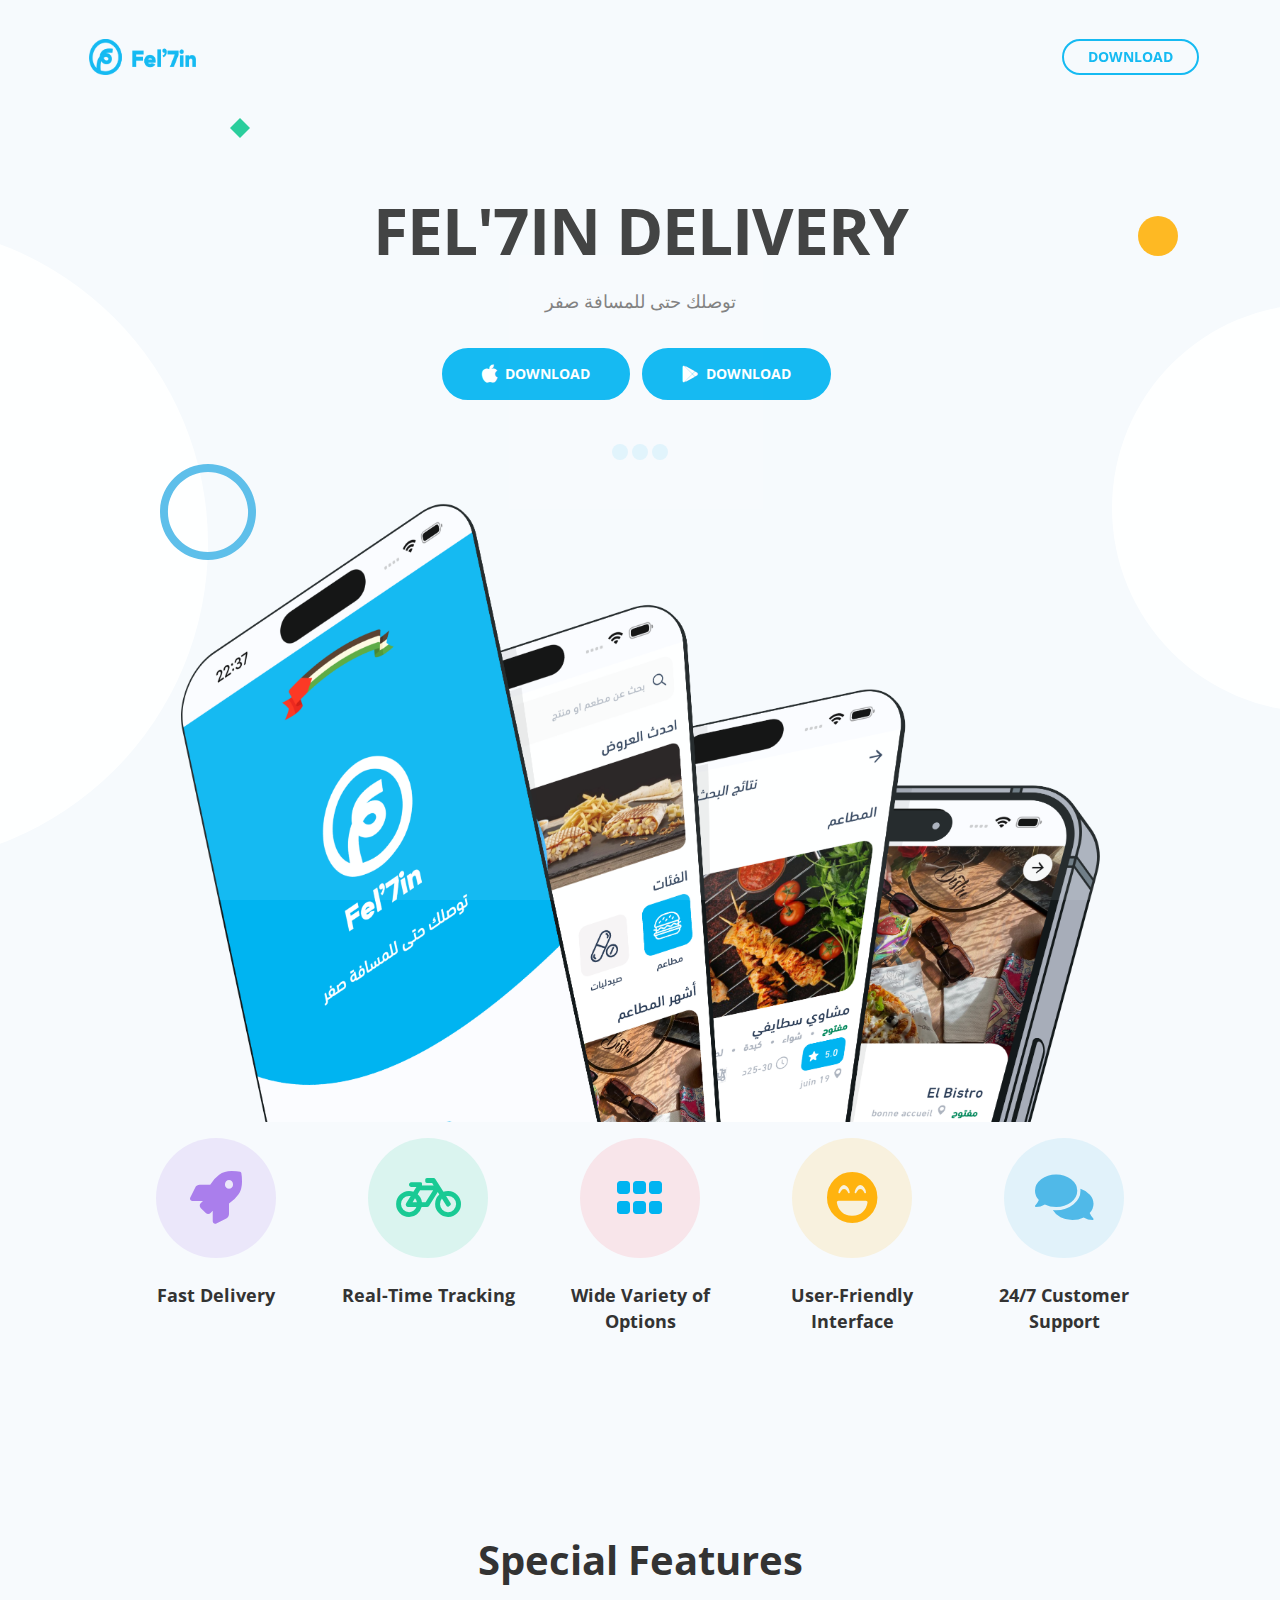
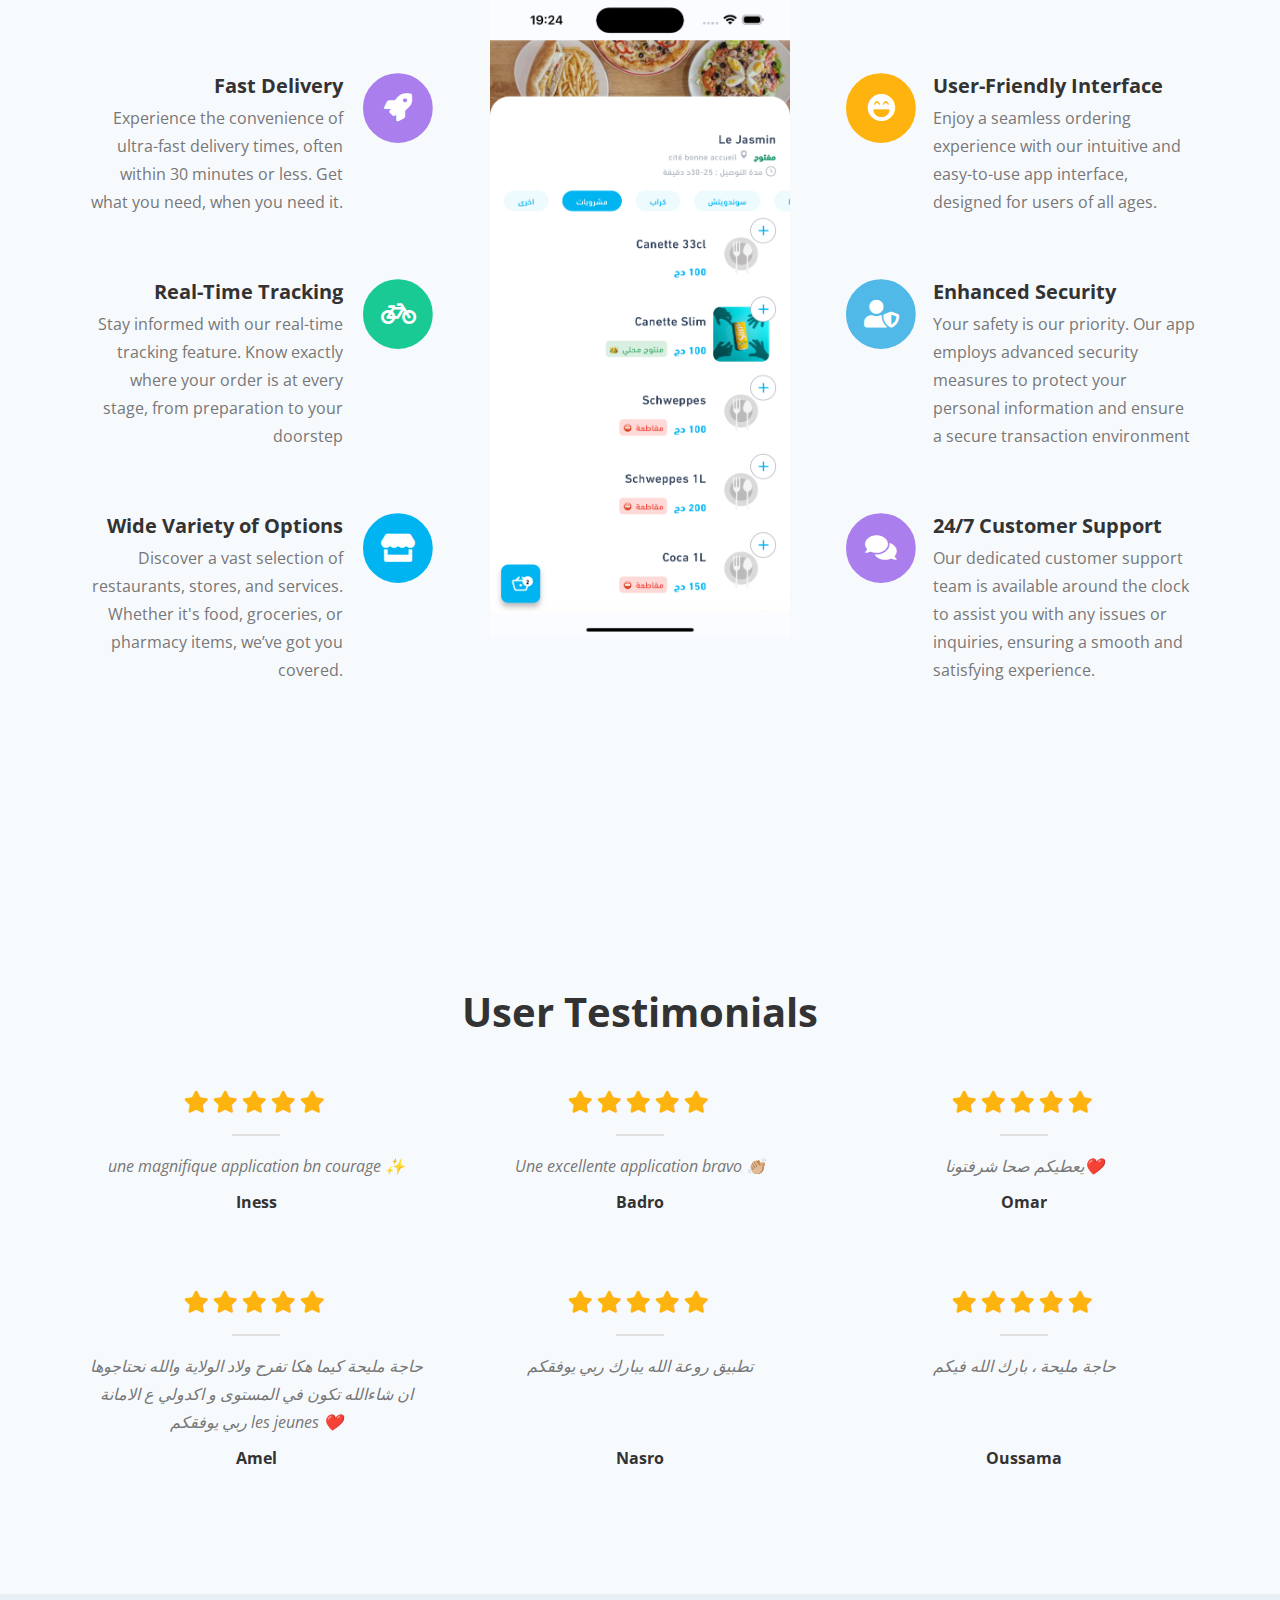
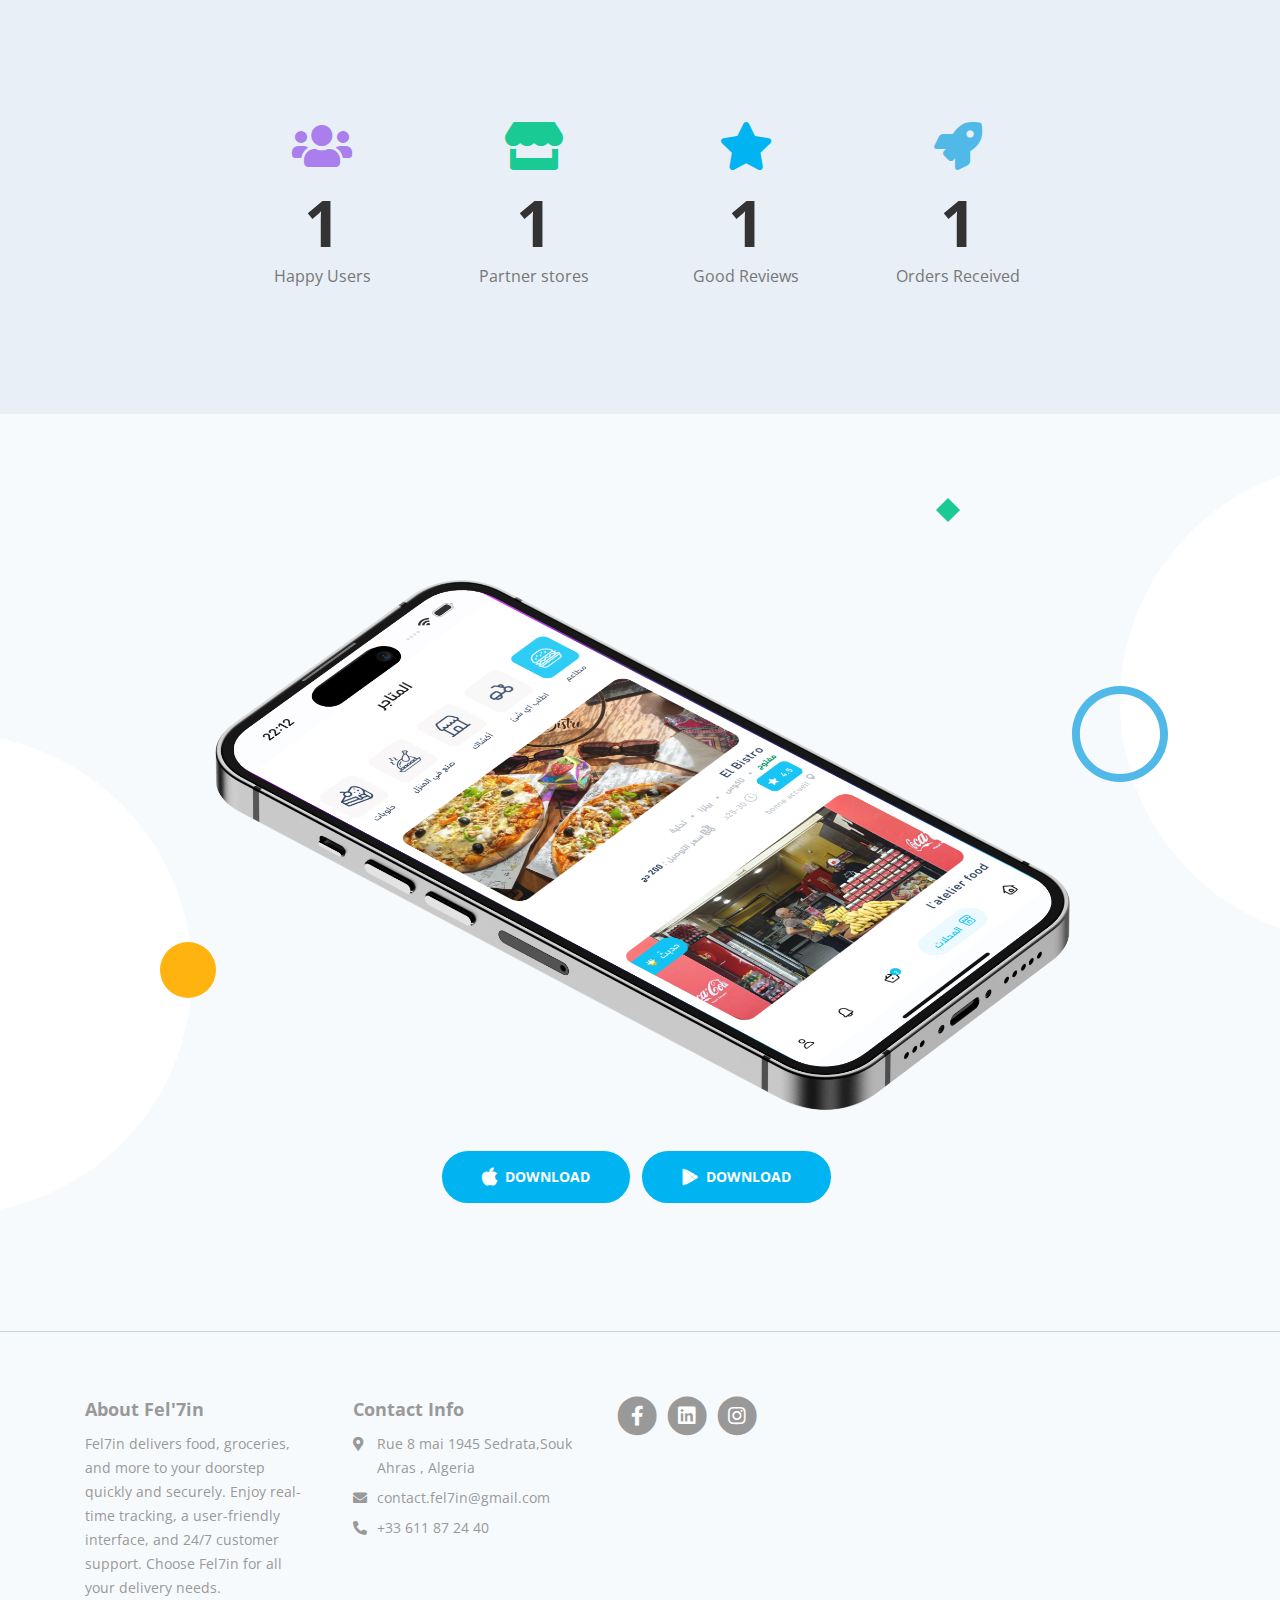
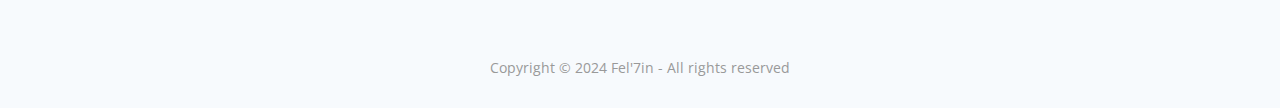
<file: index.html>
<!DOCTYPE html>
<html lang="en">
<head>
    <meta charset="utf-8">
    <meta name="viewport" content="width=device-width, initial-scale=1, shrink-to-fit=no">
    
    <!-- SEO Meta Tags -->
    <meta name="description" content="Fel7in | في الحين delivery service , serivce de livrasion , خدمة توصيل Alger,Guelma,Souk Ahras,Sedrata">
    <meta name="author" content="Inovatik">

    <!-- OG Meta Tags to improve the way the post looks when you share the page on LinkedIn, Facebook, Google+ -->
	<meta property="og:site_name" content="" /> <!-- website name -->
	<meta property="og:site" content="" /> <!-- website link -->
	<meta property="og:title" content=""/> <!-- title shown in the actual shared post -->
	<meta property="og:description" content="" /> <!-- description shown in the actual shared post -->
	<meta property="og:image" content="" /> <!-- image link, make sure it's jpg -->
	<meta property="og:url" content="" /> <!-- where do you want your post to link to -->
	<meta property="og:type" content="article" />

    <!-- Webpage Title -->
    <title>Fel'7in - Delivery</title>
    
    <!-- Styles -->
    <link href="https://fonts.googleapis.com/css?family=Open+Sans:400,400i,700&display=swap&subset=latin-ext" rel="stylesheet">
    <link href="css/bootstrap.css" rel="stylesheet">
    <link href="css/fontawesome-all.css" rel="stylesheet">
    <link href="css/swiper.css" rel="stylesheet">
	<link href="css/magnific-popup.css" rel="stylesheet">
	<link href="css/styles.css" rel="stylesheet">
	
	<!-- Favicon  -->
    <link rel="icon" href="images/Logo exports_Icon - Blue.png">
</head>
<body data-spy="scroll" data-target=".fixed-top">
    
    <!-- Preloader -->
	<div class="spinner-wrapper">
        <div class="spinner">
            <div class="bounce1"></div>
            <div class="bounce2"></div>
            <div class="bounce3"></div>
        </div>
    </div>
    <!-- end of preloader -->
    

    <!-- Navigation -->
    <nav class="navbar navbar-expand-lg navbar-dark navbar-custom fixed-top">
        <div class="container">
            <!-- Text Logo - Use this if you don't have a graphic logo -->
            <!-- <a class="navbar-brand logo-text page-scroll" href="index.html">Sync</a> -->

            <!-- Image Logo -->
            <a class="navbar-brand logo-image" href="index.html"><img src="images/logo.png" alt="alternative"></a> 
            
     
                <span class="nav-item">
                    <a class="btn-outline-sm page-scroll" href="#download">DOWNLOAD</a>
                </span>
            </div>
        </div> <!-- end of container -->
    </nav> <!-- end of navbar -->
    <!-- end of navigation -->


    <!-- Header -->
    <header class="header">
        <div class="container">
            <div class="row">
                <div class="col-lg-12">
                    <div class="text-container">
                        <h1>FEL'7IN DELIVERY</h1>
                        <p class="p-large p-heading">توصلك حتى للمسافة صفر</p>
                        <a class="btn-solid-lg" href="https://apps.apple.com/us/app/fel7in/id6480135409"><i class="fab fa-apple"></i>DOWNLOAD</a>
                        <a class="btn-solid-lg" href="https://play.google.com/store/apps/details?id=com.neuer.fielhin"><i class="fab fa-google-play"></i>DOWNLOAD</a>
                    </div> <!-- end of text-container -->
                </div> <!-- end of col -->
            </div> <!-- end of row -->
            <div class="row">
                <div class="col-lg-12">
                    <div class="image-container">
                        <img class="img-fluid" src="images/header-iphone.png" alt="alternative">
                    </div> <!-- end of text-container -->
                </div> <!-- end of col -->
            </div> <!-- end of row -->
        </div> <!-- end of container -->
        <div class="deco-white-circle-1">
            <img src="images/decorative-white-circle.svg" alt="alternative">
        </div> <!-- end of deco-white-circle-1 -->
        <div class="deco-white-circle-2">
            <img src="images/decorative-white-circle.svg" alt="alternative">
        </div> <!-- end of deco-white-circle-2 -->
        <div class="deco-blue-circle">
            <img src="images/decorative-blue-circle.svg" alt="alternative">
        </div> <!-- end of deco-blue-circle -->
        <div class="deco-yellow-circle">
            <img src="images/decorative-yellow-circle.svg" alt="alternative">
        </div> <!-- end of deco-yellow-circle -->
        <div class="deco-green-diamond">
            <img src="images/decorative-green-diamond.svg" alt="alternative">
        </div> <!-- end of deco-yellow-circle -->
    </header> <!-- end of header -->
    <!-- end of header -->


    <!-- Small Features -->
    <div class="cards-1">
        <div class="container">
            <div class="row">
                <div class="col-lg-12">
                    
                    <!-- Card -->
                    <div class="card">
                        <div class="card-image">
                            <i class="fas fa-rocket"></i>
                        </div>
                        <div class="card-body">
                            <h5 class="card-title">Fast Delivery</h5>
                        </div>
                    </div>
                    <!-- end of card -->

                    <!-- Card -->
                    <div class="card">
                        <div class="card-image green">
                            <i class="fas fa-bicycle"></i>
                        </div>
                        <div class="card-body">
                            <h5 class="card-title">Real-Time Tracking</h5>
                        </div>
                    </div>
                    <!-- end of card -->

                    <!-- Card -->
                    <div class="card">
                        <div class="card-image red">
                            <i class="fas fa-grip-horizontal"></i>                                                </div>
                        <div class="card-body">
                            <h5 class="card-title">Wide Variety of Options</h5>
                        </div>
                    </div>
                    <!-- end of card -->

                    <!-- Card -->
                    <div class="card">
                        <div class="card-image yellow">
                            <i class="fas fa-laugh-beam"></i>
                                                                                                </div>
                        <div class="card-body">
                            <h5 class="card-title">User-Friendly Interface</h5>
                        </div>
                    </div>
                    <!-- end of card -->

                    <!-- Card -->
                    <div class="card">
                        <div class="card-image blue">
                            <i class="fas fa-comments"></i>
                        </div>
                        <div class="card-body">
                            <h5 class="card-title">24/7 Customer Support</h5>
                        </div>
                    </div>
                    <!-- end of card -->

                </div> <!-- end of col -->
            </div> <!-- end of row -->
        </div> <!-- end of container -->
    </div> <!-- end of cards-1 -->
    <!-- end of small features -->



    
  



    <!-- Features -->
    <div id="features" class="basic-2">
        <div class="container">
            <div class="row">
                <div class="col-lg-12">
                    <h2>Special Features</h2>
                </div> <!-- end of div -->
            </div> <!-- end of div -->
            <div class="row">
                <div class="col-lg-4">
                    <ul class="list-unstyled li-space-lg first">
                        <li class="media">
                            <span class="fa-stack">
                                <i class="fas fa-circle fa-stack-2x"></i>
                                <i class="fas fa-rocket fa-stack-1x"></i>
                            </span>
                            <div class="media-body">
                                <h4>Fast Delivery</h4>
                                <p>Experience the convenience of ultra-fast delivery times, often within 30 minutes or less. Get what you need, when you need it.                                </p>
                            </div>
                        </li>
                        <li class="media">
                            <span class="fa-stack">
                                <i class="fas fa-circle fa-stack-2x green"></i>
                                <i class="fas fa-bicycle fa-stack-1x"></i>
                            </span>
                            <div class="media-body">
                                <h4>Real-Time Tracking</h4>
                                <p>Stay informed with our real-time tracking feature. Know exactly where your order is at every stage, from preparation to your doorstep</p>
                            </div>
                        </li>
                        <li class="media">
                            <span class="fa-stack">
                                <i class="fas fa-circle fa-stack-2x red"></i>
                                <i class="fas fa-store fa-stack-1x"></i>
                            </span>
                            <div class="media-body">
                                <h4>Wide Variety of Options</h4>
                                <p>Discover a vast selection of restaurants, stores, and services. Whether it's food, groceries, or pharmacy items, we’ve got you covered.                                </p>
                            </div>
                        </li>
                    </ul>
                </div> <!-- end of col -->
                <div class="col-lg-4">
                    <img class="img-fluid" src="images/screen.png" alt="alternative">
                </div> <!-- end of col -->
                <div class="col-lg-4">
                    <ul class="list-unstyled li-space-lg">
                        <li class="media">
                            <span class="fa-stack">
                                <i class="fas fa-circle fa-stack-2x yellow"></i>
                                <i class="fas fa-laugh-beam fa-stack-1x"></i>
                            </span>
                            <div class="media-body">
                                <h4>User-Friendly Interface</h4>
                                <p>Enjoy a seamless ordering experience with our intuitive and easy-to-use app interface, designed for users of all ages.                                </p>
                            </div>
                        </li>
                        <li class="media">
                            <span class="fa-stack">
                                <i class="fas fa-circle fa-stack-2x blue"></i>
                                <i class="fas fa-user-shield fa-stack-1x"></i>
                            </span>
                            <div class="media-body">
                                <h4>Enhanced Security</h4>
                                <p>Your safety is our priority. Our app employs advanced security measures to protect your personal information and ensure a secure transaction environment</p>
                            </div>
                        </li>
                        <li class="media">
                            <span class="fa-stack">
                                <i class="fas fa-circle fa-stack-2x"></i>
                                <i class="fas fa-comments fa-stack-1x"></i>
                            </span>
                            <div class="media-body">
                                <h4>24/7 Customer Support</h4>
                                <p>Our dedicated customer support team is available around the clock to assist you with any issues or inquiries, ensuring a smooth and satisfying experience.                                </p>
                            </div>
                        </li>
                    </ul>
                </div> <!-- end of col -->
            </div> <!-- end of row -->
        </div> <!-- end of container -->
    </div> <!-- end of basic-2 -->
    <!-- end of features -->




    <!-- Testimonials -->
    <div class="cards-2">
        <div class="container">
            <div class="row">
                <div class="col-lg-12">
                    <h2>User Testimonials</h2>
                </div> <!-- end of col -->
            </div> <!-- end of row -->
            <div class="row">
                <div class="col-lg-12">

                    <!-- Card -->
                    <div class="card">
                        <div class="card-image">
                            <i class="fas fa-star"></i><i class="fas fa-star"></i><i class="fas fa-star"></i><i class="fas fa-star"></i><i class="fas fa-star"></i>
                            <hr class="testimonial-line">
                        </div>
                        <div class="card-body">
                            <div class="testimonial-text">une magnifique application bn courage ✨️                            </div>
                            <div class="testimonial-author">Iness</div>
                        </div>
                    </div>
                    <!-- end of card -->

                    <!-- Card -->
                    <div class="card">
                        <div class="card-image">
                            <i class="fas fa-star"></i><i class="fas fa-star"></i><i class="fas fa-star"></i><i class="fas fa-star"></i><i class="fas fa-star"></i>
                            <hr class="testimonial-line">
                        </div>
                        <div class="card-body">
                            <div class="testimonial-text">Une excellente application bravo 👏🏼                            </div>
                            <div class="testimonial-author">Badro</div>
                        </div>
                    </div>
                    <!-- end of card -->

                    <!-- Card -->
                    <div class="card">
                        <div class="card-image">
                            <i class="fas fa-star"></i><i class="fas fa-star"></i><i class="fas fa-star"></i><i class="fas fa-star"></i><i class="fas fa-star"></i>
                            <hr class="testimonial-line">
                        </div>
                        <div class="card-body">
                            <div class="testimonial-text">يعطيكم صحا شرفتونا❤️                         </div>
                            <div class="testimonial-author">Omar</div>
                        </div>
                    </div>
                    <!-- end of card -->

                </div> <!-- end of col -->
            </div> <!-- end of row -->
            <div class="row">
                <div class="col-lg-12">

                    <!-- Card -->
                    <div class="card">
                        <div class="card-image">
                            <i class="fas fa-star"></i><i class="fas fa-star"></i><i class="fas fa-star"></i><i class="fas fa-star"></i><i class="fas fa-star"></i>
                            <hr class="testimonial-line">
                        </div>
                        <div class="card-body">
                            <div class="testimonial-text">حاجة مليحة كيما هكا تفرح ولاد الولاية والله نحتاجوها ان شاءالله تكون في المستوى و اكدولي ع الامانة ربي يوفقكم les jeunes ❤️                            </div>
                            <div class="testimonial-author">Amel</div>
                        </div>
                    </div>
                    <!-- end of card -->

                    <!-- Card -->
                    <div class="card">
                        <div class="card-image">
                            <i class="fas fa-star"></i><i class="fas fa-star"></i><i class="fas fa-star"></i><i class="fas fa-star"></i><i class="fas fa-star"></i>
                            <hr class="testimonial-line">
                        </div>
                        <div class="card-body">
                            <div class="testimonial-text">تطبيق روعة الله يبارك ربي يوفقكم<br><br><br>                            </div>
                            <div class="testimonial-author">Nasro</div>
                        </div>
                    </div>
                    <!-- end of card -->

                    <!-- Card -->
                    <div class="card">
                        <div class="card-image">
                            <i class="fas fa-star"></i><i class="fas fa-star"></i><i class="fas fa-star"></i><i class="fas fa-star"></i><i class="fas fa-star"></i>
                            <hr class="testimonial-line">
                        </div>
                        <div class="card-body">
                            <div class="testimonial-text">حاجة مليحة ، بارك الله فيكم<br><br><br>                            </div>
                            <div class="testimonial-author">Oussama</div>
                        </div>
                    </div>
                    <!-- end of card -->

                </div> <!-- end of col -->
            </div> <!-- end of row -->
        </div> <!-- end of container -->
    </div> <!-- end of cards-2 -->
    <!-- end of testimonials -->


    <!-- Statistics -->
    <div class="counter">
        <div class="container">
            <div class="row">
                <div class="col-lg-12">
                    
                    <!-- Counter -->
                    <div id="counter">
                        <div class="cell">
                            <i class="fas fa-users"></i>
                            <div class="counter-value number-count" data-count="3760">1</div>
                            <p class="counter-info">Happy Users</p>
                        </div>
                        <div class="cell">
                            <i class="fas fa-store green"></i>
                            <div class="counter-value number-count" data-count="67">1</div>
                            <p class="counter-info">Partner stores</p>
                        </div>
                        <div class="cell">
                            <i class="fas fa-star red"></i>
                            <div class="counter-value number-count" data-count="159">1</div>
                            <p class="counter-info">Good Reviews</p>
                        </div>
                       
                        <div class="cell">
                            <i class="fas fa-rocket blue"></i>
                            <div class="counter-value number-count" data-count="7440">1</div>
                            <p class="counter-info">Orders Received</p>
                        </div>
                    </div>
                    <!-- end of counter -->

                </div> <!-- end of col -->
            </div> <!-- end of row -->
        </div> <!-- end of container -->
    </div> <!-- end of counter -->
    <!-- end of statistics -->


    <!-- Download -->
    <div id="download" class="basic-3">
        <div class="container">
            <div class="row">
                <div class="col-lg-12">
                    <div class="image-container">
                        <img class="img-fluid" src="images/download-iphone.png" alt="alternative">
                    </div> <!-- end of image-container -->
                    <a class="btn-solid-lg" href="https://apps.apple.com/us/app/fel7in/id6480135409"><i class="fab fa-apple"></i>DOWNLOAD</a>
                    <a class="btn-solid-lg" href="https://play.google.com/store/apps/details?id=com.neuer.fielhin"><i class="fab fa-google-play"></i>DOWNLOAD</a>
            </div> <!-- end of col -->
            </div> <!-- end of row -->
        </div> <!-- end of container -->
        <div class="deco-white-circle-1">
            <img src="images/decorative-white-circle.svg" alt="alternative">
        </div> <!-- end of deco-white-circle-1 -->
        <div class="deco-white-circle-2">
            <img src="images/decorative-white-circle.svg" alt="alternative">
        </div> <!-- end of deco-white-circle-2 -->
        <div class="deco-blue-circle">
            <img src="images/decorative-blue-circle.svg" alt="alternative">
        </div> <!-- end of deco-blue-circle -->
        <div class="deco-yellow-circle">
            <img src="images/decorative-yellow-circle.svg" alt="alternative">
        </div> <!-- end of deco-yellow-circle -->
        <div class="deco-green-diamond">
            <img src="images/decorative-green-diamond.svg" alt="alternative">
        </div> <!-- end of deco-yellow-circle -->
    </div> <!-- end of basic-3 -->
    <!-- end of download -->


    <!-- Footer -->
    <div class="footer">
        <div class="container">
            <div class="row">
                <div class="col-lg-12">
                    <div class="footer-col first">
                        <h5>About Fel'7in</h5>
                        <p class="p-small">Fel7in delivers food, groceries, and more to your doorstep quickly and securely. Enjoy real-time tracking, a user-friendly interface, and 24/7 customer support. Choose Fel7in for all your delivery needs.</p>
                    </div> <!-- end of footer-col -->
                    <div class="footer-col second">
                        <h5>Contact Info</h5>
                        <ul class="list-unstyled li-space-lg p-small">
                            <li class="media">
                                <i class="fas fa-map-marker-alt"></i>
                                <div class="media-body">Rue 8 mai 1945 Sedrata,Souk Ahras , Algeria</div>
                            </li>
                            <li class="media">
                                <i class="fas fa-envelope"></i>
                                <div class="media-body"><a href="#your-link">contact.fel7in@gmail.com</a></div>
                            </li>
                            <li class="media">
                                <i class="fas fa-phone-alt"></i>
                                <div class="media-body"><a href="#your-link">+33 611 87 24 40</a></div>
                            </li>
                        </ul>
                    </div> <!-- end of footer-col -->
                   
                    <div class="footer-col fifth">
                        <span class="fa-stack">
                            <a href="https://www.facebook.com/Fel7inOfficial/">
                                <i class="fas fa-circle fa-stack-2x"></i>
                                <i class="fab fa-facebook-f fa-stack-1x"></i>
                            </a>
                        </span>
                        <span class="fa-stack">
                            <a href="https://www.linkedin.com/company/92707630/">
                                <i class="fas fa-circle fa-stack-2x"></i>
                                <i class="fab fa-linkedin fa-stack-1x"></i>
                            </a>
                        </span>
                       
                        <span class="fa-stack">
                            <a href="https://www.instagram.com/fel7inapp/">
                                <i class="fas fa-circle fa-stack-2x"></i>
                                <i class="fab fa-instagram fa-stack-1x"></i>
                            </a>
                        </span>
                    </div> <!-- end of footer-col -->
                </div> <!-- end of col -->
            </div> <!-- end of row -->
        </div> <!-- end of container -->
    </div> <!-- end of footer -->  
    <!-- end of footer -->


    <!-- Copyright -->
    <div class="copyright">
        <div class="container">
            <div class="row">
                <div class="col-lg-12">
                    <p class="p-small">Copyright © 2024 <a href="https://www.instagram.com/fel7inapp/">Fel'7in</a> - All rights reserved</p>
                </div> <!-- end of col -->
            </div> <!-- enf of row -->
        </div> <!-- end of container -->
    </div> <!-- end of copyright --> 
    <!-- end of copyright -->
    
    	
    <!-- Scripts -->
    <script src="js/jquery.min.js"></script> <!-- jQuery for Bootstrap's JavaScript plugins -->
    <script src="js/popper.min.js"></script> <!-- Popper tooltip library for Bootstrap -->
    <script src="js/bootstrap.min.js"></script> <!-- Bootstrap framework -->
    <script src="js/jquery.easing.min.js"></script> <!-- jQuery Easing for smooth scrolling between anchors -->
    <script src="js/swiper.min.js"></script> <!-- Swiper for image and text sliders -->
    <script src="js/jquery.magnific-popup.js"></script> <!-- Magnific Popup for lightboxes -->
    <script src="js/validator.min.js"></script> <!-- Validator.js - Bootstrap plugin that validates forms -->
    <script src="js/scripts.js"></script> <!-- Custom scripts -->
</body>
</html>
</file>
<file: css/styles.css>
/* Template: Sync - Free Mobile App Landing Page HTML Template
   Author: Inovatik
   Created: Dec 2019
   Description: Master CSS file
*/

/*****************************************
Table Of Contents:

01. General Styles
02. Preloader
03. Navigation
04. Header
05. Small Features
06. Description 1
07. Description 1 Details Lightbox
08. Description 2
09. Features
10. Screenshots
11. Testimonials
12. Statistics
13. Download
14. Footer
15. Copyright
16. Back To Top Button
17. Extra Pages
18. Media Queries
******************************************/

/*****************************************
Colors:
- Backgrounds - light gray #f7fafd
- Backgrounds - gray #e8eff6
- Buttons - red #00B4F1
- Headings text, navbar links - black #333
- Body text - dark gray #777
******************************************/


/******************************/
/*     01. General Styles     */
/******************************/
body,
html {
    width: 100%;
	height: 100%;
}

body, p {
	color: #777; 
	font: 400 1rem/1.75rem "Open Sans", sans-serif;
}

.p-large {
	font: 400 1.125rem/1.875rem "Open Sans", sans-serif;
}

.p-small {
	font: 400 0.875rem/1.5rem "Open Sans", sans-serif;
}

.p-heading {
	margin-bottom: 4rem;
	text-align: center;
}

h1 {
	color: #333;
	font: 700 2.625rem/3.375rem "Open Sans", sans-serif;
}

h2 {
	color: #333;
	font: 700 2.125rem/2.75rem "Open Sans", sans-serif;
}

h3 {
	color: #333;
	font: 700 1.75rem/2.375rem "Open Sans", sans-serif;
}

h4 {
	color: #333;
	font: 700 1.25rem/1.75rem "Open Sans", sans-serif;
}

h5 {
	color: #333;
	font: 700 1.125rem/1.625rem "Open Sans", sans-serif;
}

h6 {
	color: #333;
	font: 700 1rem/1.5rem "Open Sans", sans-serif;
}

.testimonial-text {
	font-style: italic;
}

.testimonial-author {
	font-weight: 700;
	font-size: 1rem;
	line-height: 1.5rem;
}

.li-space-lg li {
	margin-bottom: 0.625rem;
}

a {
	color: #555;
	text-decoration: underline;
}

a:hover {
	color: #555;
	text-decoration: underline;
}

a.red {
	color: #00B4F1;
}

.btn-solid-reg {
	display: inline-block;
	padding: 1.1875rem 2.125rem 1.1875rem 2.125rem;
	border: 0.125rem solid #00B4F1;
	border-radius: 2rem;
	background-color: #00B4F1;
	color: #fff;
	font: 700 0.875rem/0 "Open Sans", sans-serif;
	text-decoration: none;
	transition: all 0.2s;
}

.btn-solid-reg:hover {
	border: 0.125rem solid #00B4F1;
	background-color: transparent;
	color: #00B4F1;
	text-decoration: none;
}

.btn-solid-lg {
	display: inline-block;
	padding: 1.5rem 2.375rem 1.5rem 2.375rem;
	border: 0.125rem solid #00B4F1;
	border-radius: 2rem;
	background-color: #00B4F1;
	color: #fff;
	font: 700 0.875rem/0 "Open Sans", sans-serif;
	text-decoration: none;
	transition: all 0.2s;
}

.btn-solid-lg:hover {
	border: 0.125rem solid #00B4F1;
	background-color: transparent;
	color: #00B4F1;
	text-decoration: none;
}

.btn-solid-lg .fab {
	margin-right: 0.5rem;
	font-size: 1.25rem;
	line-height: 0;
	vertical-align: top;
}

.btn-solid-lg .fab.fa-google-play {
	font-size: 1rem;
}

.btn-outline-reg {
	display: inline-block;
	padding: 1.1875rem 2.125rem 1.1875rem 2.125rem;
	border: 0.125rem solid #333;
	border-radius: 2rem;
	background-color: transparent;
	color: #333;
	font: 700 0.875rem/0 "Open Sans", sans-serif;
	text-decoration: none;
	transition: all 0.2s;
}

.btn-outline-reg:hover {
	border: 0.125rem solid #333;
	background-color: #333;
	color: #fff;
	text-decoration: none;
}

.btn-outline-lg {
	display: inline-block;
	padding: 1.5rem 2.375rem 1.5rem 2.375rem;
	border: 0.125rem solid #333;
	border-radius: 2rem;
	background-color: transparent;
	color: #333;
	font: 700 0.875rem/0 "Open Sans", sans-serif;
	text-decoration: none;
	transition: all 0.2s;
}

.btn-outline-lg:hover {
	border: 0.125rem solid #333;
	background-color: #333;
	color: #fff;
	text-decoration: none;
}

.btn-outline-sm {
	display: inline-block;
	padding: 1rem 1.5rem 1rem 1.5rem;
	border: 0.125rem solid #333;
	border-radius: 2rem;
	background-color: transparent;
	color: #333;
	font: 700 0.875rem/0 "Open Sans", sans-serif;
	text-decoration: none;
	transition: all 0.2s;
}

.btn-outline-sm:hover {
	border: 0.125rem solid #333;
	background-color: #333;
	color: #fff;
	text-decoration: none;
}

.form-group {
	position: relative;
	margin-bottom: 1.25rem;
}

.form-group.has-error.has-danger {
	margin-bottom: 0.625rem;
}

.form-group.has-error.has-danger .help-block.with-errors ul {
	margin-top: 0.375rem;
}

.label-control {
	position: absolute;
	top: 0.87rem;
	left: 1.375rem;
	color: #777;
	opacity: 1;
	font: 400 0.875rem/1.375rem "Open Sans", sans-serif;
	cursor: text;
	transition: all 0.2s ease;
}

/* IE10+ hack to solve lower label text position compared to the rest of the browsers */
@media screen and (-ms-high-contrast: active), screen and (-ms-high-contrast: none) {  
	.label-control {
		top: 0.9375rem;
	}
}

.form-control-input:focus + .label-control,
.form-control-input.notEmpty + .label-control,
.form-control-textarea:focus + .label-control,
.form-control-textarea.notEmpty + .label-control {
	top: 0.125rem;
	opacity: 1;
	font-size: 0.75rem;
	font-weight: 700;
}

.form-control-input,
.form-control-select {
	display: block; /* needed for proper display of the label in Firefox, IE, Edge */
	width: 100%;
	padding-top: 1.0625rem;
	padding-bottom: 0.0625rem;
	padding-left: 1.3125rem;
	border: 1px solid #c4d8dc;
	border-radius: 0.25rem;
	background-color: #fff;
	color: #777;
	font: 400 0.875rem/1.875rem "Open Sans", sans-serif;
	transition: all 0.2s;
	-webkit-appearance: none; /* removes inner shadow on form inputs on ios safari */
}

.form-control-select {
	padding-top: 0.5rem;
	padding-bottom: 0.5rem;
	height: 3rem;
}

/* IE10+ hack to solve lower label text position compared to the rest of the browsers */
@media screen and (-ms-high-contrast: active), screen and (-ms-high-contrast: none) {  
	.form-control-input {
		padding-top: 1.25rem;
		padding-bottom: 0.75rem;
		line-height: 1.75rem;
	}

	.form-control-select {
		padding-top: 0.875rem;
		padding-bottom: 0.75rem;
		height: 3.125rem;
		line-height: 2.125rem;
	}
}

select {
    /* you should keep these first rules in place to maintain cross-browser behavior */
    -webkit-appearance: none;
	-moz-appearance: none;
	-ms-appearance: none;
    -o-appearance: none;
    appearance: none;
    background-image: url('../images/down-arrow.png');
    background-position: 96% 50%;
    background-repeat: no-repeat;
    outline: none;
}

select::-ms-expand {
    display: none; /* removes the ugly default down arrow on select form field in IE11 */
}

.form-control-textarea {
	display: block; /* used to eliminate a bottom gap difference between Chrome and IE/FF */
	width: 100%;
	height: 8rem; /* used instead of html rows to normalize height between Chrome and IE/FF */
	padding-top: 1.25rem;
	padding-left: 1.3125rem;
	border: 1px solid #c4d8dc;
	border-radius: 0.25rem;
	background-color: #fff;
	color: #777;
	font: 400 0.875rem/1.75rem "Open Sans", sans-serif;
	transition: all 0.2s;
}

.form-control-input:focus,
.form-control-select:focus,
.form-control-textarea:focus {
	border: 1px solid #a1a1a1;
	outline: none; /* Removes blue border on focus */
}

.form-control-input:hover,
.form-control-select:hover,
.form-control-textarea:hover {
	border: 1px solid #a1a1a1;
}

input[type='checkbox'] {
	vertical-align: -10%;
	margin-right: 0.5rem;
}

/* IE10+ hack to raise checkbox field position compared to the rest of the browsers */
@media screen and (-ms-high-contrast: active), screen and (-ms-high-contrast: none) {  
	input[type='checkbox'] {
		vertical-align: -9%;
	}
}

.form-control-submit-button {
	display: inline-block;
	width: 100%;
	height: 3.125rem;
	border: 0.125rem solid #00B4F1;
	border-radius: 1.5rem;
	background-color: #00B4F1;
	color: #fff;
	font: 700 0.875rem/0 "Open Sans", sans-serif;
	cursor: pointer;
	transition: all 0.2s;
}

.form-control-submit-button:hover {
	border: 0.125rem solid #00B4F1;
	background-color: transparent;
	color: #00B4F1;
}

/* Form Success And Error Message Formatting */
#pmsgSubmit.h3.text-center.tada.animated,
#pmsgSubmit.h3.text-center {
	display: block;
	margin-bottom: 0;
	color: #00B4F1;
	font-weight: 400;
	font-size: 1.125rem;
	line-height: 1rem;
}

.help-block.with-errors .list-unstyled {
	font-size: 0.75rem;
	line-height: 1.125rem;
	text-align: left;
}

.help-block.with-errors ul {
	margin-bottom: 0;
}
/* end of form success and error message formatting */

/* Form Success And Error Message Animation - Animate.css */
@-webkit-keyframes tada {
	from {
		-webkit-transform: scale3d(1, 1, 1);
		-ms-transform: scale3d(1, 1, 1);
		transform: scale3d(1, 1, 1);
	}
	10%, 20% {
		-webkit-transform: scale3d(.9, .9, .9) rotate3d(0, 0, 1, -3deg);
		-ms-transform: scale3d(.9, .9, .9) rotate3d(0, 0, 1, -3deg);
		transform: scale3d(.9, .9, .9) rotate3d(0, 0, 1, -3deg);
	}
	30%, 50%, 70%, 90% {
		-webkit-transform: scale3d(1.1, 1.1, 1.1) rotate3d(0, 0, 1, 3deg);
		-ms-transform: scale3d(1.1, 1.1, 1.1) rotate3d(0, 0, 1, 3deg);
		transform: scale3d(1.1, 1.1, 1.1) rotate3d(0, 0, 1, 3deg);
	}
	40%, 60%, 80% {
		-webkit-transform: scale3d(1.1, 1.1, 1.1) rotate3d(0, 0, 1, -3deg);
		-ms-transform: scale3d(1.1, 1.1, 1.1) rotate3d(0, 0, 1, -3deg);
		transform: scale3d(1.1, 1.1, 1.1) rotate3d(0, 0, 1, -3deg);
	}
	to {
		-webkit-transform: scale3d(1, 1, 1);
		-ms-transform: scale3d(1, 1, 1);
		transform: scale3d(1, 1, 1);
	}
}

@keyframes tada {
	from {
		-webkit-transform: scale3d(1, 1, 1);
		-ms-transform: scale3d(1, 1, 1);
		transform: scale3d(1, 1, 1);
	}
	10%, 20% {
		-webkit-transform: scale3d(.9, .9, .9) rotate3d(0, 0, 1, -3deg);
		-ms-transform: scale3d(.9, .9, .9) rotate3d(0, 0, 1, -3deg);
		transform: scale3d(.9, .9, .9) rotate3d(0, 0, 1, -3deg);
	}
	30%, 50%, 70%, 90% {
		-webkit-transform: scale3d(1.1, 1.1, 1.1) rotate3d(0, 0, 1, 3deg);
		-ms-transform: scale3d(1.1, 1.1, 1.1) rotate3d(0, 0, 1, 3deg);
		transform: scale3d(1.1, 1.1, 1.1) rotate3d(0, 0, 1, 3deg);
	}
	40%, 60%, 80% {
		-webkit-transform: scale3d(1.1, 1.1, 1.1) rotate3d(0, 0, 1, -3deg);
		-ms-transform: scale3d(1.1, 1.1, 1.1) rotate3d(0, 0, 1, -3deg);
		transform: scale3d(1.1, 1.1, 1.1) rotate3d(0, 0, 1, -3deg);
	}
	to {
		-webkit-transform: scale3d(1, 1, 1);
		-ms-transform: scale3d(1, 1, 1);
		transform: scale3d(1, 1, 1);
	}
}

.tada {
	-webkit-animation-name: tada;
	animation-name: tada;
}

.animated {
	-webkit-animation-duration: 1s;
	animation-duration: 1s;
	-webkit-animation-fill-mode: both;
	animation-fill-mode: both;
}
/* end of form success and error message animation - Animate.css */

/* Fade-move Animation For Details Lightbox - Magnific Popup */
/* at start */
.my-mfp-slide-bottom .zoom-anim-dialog {
	opacity: 0;
	transition: all 0.2s ease-out;
	-webkit-transform: translateY(-1.25rem) perspective(37.5rem) rotateX(10deg);
	-ms-transform: translateY(-1.25rem) perspective(37.5rem) rotateX(10deg);
	transform: translateY(-1.25rem) perspective(37.5rem) rotateX(10deg);
}

/* animate in */
.my-mfp-slide-bottom.mfp-ready .zoom-anim-dialog {
	opacity: 1;
	-webkit-transform: translateY(0) perspective(37.5rem) rotateX(0); 
	-ms-transform: translateY(0) perspective(37.5rem) rotateX(0); 
	transform: translateY(0) perspective(37.5rem) rotateX(0); 
}

/* animate out */
.my-mfp-slide-bottom.mfp-removing .zoom-anim-dialog {
	opacity: 0;
	-webkit-transform: translateY(-0.625rem) perspective(37.5rem) rotateX(10deg); 
	-ms-transform: translateY(-0.625rem) perspective(37.5rem) rotateX(10deg); 
	transform: translateY(-0.625rem) perspective(37.5rem) rotateX(10deg); 
}

/* dark overlay, start state */
.my-mfp-slide-bottom.mfp-bg {
	opacity: 0;
	transition: opacity 0.2s ease-out;
}

/* animate in */
.my-mfp-slide-bottom.mfp-ready.mfp-bg {
	opacity: 0.8;
}
/* animate out */
.my-mfp-slide-bottom.mfp-removing.mfp-bg {
	opacity: 0;
}
/* end of fade-move animation for details lightbox - magnific popup */

/* Fade Animation For Image Lightbox - Magnific Popup */
@-webkit-keyframes fadeIn {
	from {
		opacity: 0;
	}
	to {
		opacity: 1;
	}
}

@keyframes fadeIn {
	from {
		opacity: 0;
	}
	to {
		opacity: 1;
	}
}

.fadeIn {
	-webkit-animation: fadeIn 0.6s;
	animation: fadeIn 0.6s;
}

@-webkit-keyframes fadeOut {
	from {
		opacity: 1;
	}
	to {
		opacity: 0;
	}
}

@keyframes fadeOut {
	from {
		opacity: 1;
	}
	to {
		opacity: 0;
	}
}

.fadeOut {
	-webkit-animation: fadeOut 0.8s;
	animation: fadeOut 0.8s;
}
/* end of fade animation for details lightbox - magnific popup */


/*************************/
/*     02. Preloader     */
/*************************/
.spinner-wrapper {
	position: fixed;
	z-index: 999999;
	top: 0;
	right: 0;
	bottom: 0;
	left: 0;
	background: #f7fafd;
}

.spinner {
	position: absolute;
	top: 50%; /* centers the loading animation vertically one the screen */
	left: 50%; /* centers the loading animation horizontally one the screen */
	width: 3.75rem;
	height: 1.25rem;
	margin: -0.625rem 0 0 -1.875rem; /* is width and height divided by two */ 
	text-align: center;
}

.spinner > div {
	display: inline-block;
	width: 1rem;
	height: 1rem;
	border-radius: 100%;
	background-color: #00B4F1;
	-webkit-animation: sk-bouncedelay 1.4s infinite ease-in-out both;
	animation: sk-bouncedelay 1.4s infinite ease-in-out both;
}

.spinner .bounce1 {
	-webkit-animation-delay: -0.32s;
	animation-delay: -0.32s;
}

.spinner .bounce2 {
	-webkit-animation-delay: -0.16s;
	animation-delay: -0.16s;
}

@-webkit-keyframes sk-bouncedelay {
	0%, 80%, 100% { -webkit-transform: scale(0); }
	40% { -webkit-transform: scale(1.0); }
}

@keyframes sk-bouncedelay {
	0%, 80%, 100% { 
		-webkit-transform: scale(0);
		-ms-transform: scale(0);
		transform: scale(0);
	} 40% { 
		-webkit-transform: scale(1.0);
		-ms-transform: scale(1.0);
		transform: scale(1.0);
	}
}


/**************************/
/*     03. Navigation     */
/**************************/
.navbar-custom {
	background-color: #f7fafd;
	box-shadow: 0 0.0625rem 0.375rem 0 rgba(0, 0, 0, 0.1);
	font: 700 0.875rem/0.875rem "Open Sans", sans-serif;
	transition: all 0.2s;
}

.navbar-custom .navbar-brand.logo-image img {
    width: 6.6875rem;
	height: 2.25rem;
}

.navbar-custom .navbar-brand.logo-text {
	font: 700 2rem/1rem "Open Sans", sans-serif;
	color: #333;
	text-decoration: none;
}

.navbar-custom .navbar-nav {
	margin-top: 0.75rem;
	margin-bottom: 0.5rem;
}

.navbar-custom .nav-item .nav-link {
	padding: 0.625rem 0.75rem;
	color: #333;
	text-decoration: none;
	transition: all 0.2s ease;
}

.navbar-custom .nav-item .nav-link:hover,
.navbar-custom .nav-item .nav-link.active {
	color: #00B4F1;
}

/* Dropdown Menu */
.navbar-custom .dropdown:hover > .dropdown-menu {
	display: block; /* this makes the dropdown menu stay open while hovering it */
	min-width: auto;
	animation: fadeDropdown 0.2s; /* required for the fade animation */
}

@keyframes fadeDropdown {
    0% {
        opacity: 0;
    }

    100% {
        opacity: 1;
    }
}

.navbar-custom .dropdown-toggle {
	cursor: default;
}

.navbar-custom .dropdown-toggle:focus { /* removes dropdown outline on focus */
	outline: 0;
}

.navbar-custom .dropdown-menu {
	margin-top: 0;
	border: none;
	border-radius: 0.25rem;
	background-color: #f7fafd;
}

.navbar-custom .dropdown-item {
	color: #333;
	text-decoration: none;
}

.navbar-custom .dropdown-item:hover {
	background-color: #f7fafd;
}

.navbar-custom .dropdown-item .item-text {
	font: 700 0.875rem/0.875rem "Open Sans", sans-serif;
}

.navbar-custom .dropdown-item:hover .item-text {
	color: #00B4F1;
}

.navbar-custom .dropdown-divider {
	width: 100%;
	height: 1px;
	margin: 0.75rem auto 0.725rem auto;
	border: none;
	background-color: #c4d8dc;
	opacity: 0.2;
}
/* end of dropdown menu */

.navbar-custom .nav-item .btn-outline-sm {
	margin-top: 0.125rem;
	margin-bottom: 1.375rem;
	margin-left: 0.5rem;
	border: 0.125rem solid #00B4F1;
	color: #00B4F1;
}

.navbar-custom .nav-item .btn-outline-sm:hover {
	border: 0.125rem solid #00B4F1;
	background-color: #00B4F1;
	color: #fff;
}

.navbar-custom .navbar-toggler {
	padding: 0;
	border: none;
	color: #333;
	font-size: 2rem;
}

.navbar-custom button[aria-expanded='false'] .navbar-toggler-awesome.fas.fa-times{
	display: none;
}

.navbar-custom button[aria-expanded='false'] .navbar-toggler-awesome.fas.fa-bars{
	display: inline-block;
}

.navbar-custom button[aria-expanded='true'] .navbar-toggler-awesome.fas.fa-bars{
	display: none;
}

.navbar-custom button[aria-expanded='true'] .navbar-toggler-awesome.fas.fa-times{
	display: inline-block;
	margin-right: 0.125rem;
}


/*********************/
/*    04. Header     */
/*********************/
.header {
	position: relative;
	overflow: hidden;
	padding-top: 8rem;
	padding-bottom: 3rem;
	background-color: #f7fafd;
	text-align: center;
}

.header .text-container {
	margin-bottom: 3rem;
}

.header h1 {
	margin-bottom: 1rem;
}

.header .p-heading {
	margin-bottom: 2rem;
}

.header .btn-solid-lg {
	margin-right: 0.5rem;
	margin-bottom: 1.125rem;
	margin-left: 0.5rem;
}

.header .deco-white-circle-1,
.header .deco-white-circle-2,
.header .deco-blue-circle,
.header .deco-yellow-circle,
.header .deco-green-diamond {
	display: none;
}


/******************************/
/*     05. Small Features     */
/******************************/
.cards-1 {
	padding-top: 1rem;
	padding-bottom: 2rem;
	background-color: #f7fafd;
	text-align: center;
}

.cards-1 .card {
	max-width: 11rem;
	margin-right: auto;
	margin-bottom: 3rem;
	margin-left: auto;
	padding: 0;
	border: none;
	background-color: transparent;
}

.cards-1 .card-image {
	width: 7.5rem;
	height: 7.5rem;
	margin-right: auto;
	margin-bottom: 1.5rem;
	margin-left: auto;
	border-radius: 50%;
	background-color: #ebe7fa;
}

.cards-1 .card-image .fas {
	color: #aa7eec;
	font-size: 3.25rem;
	line-height: 7.5rem;
}

.cards-1 .card-image.green {
	background-color: #daf4ef;
}

.cards-1 .card-image.green .fas {
	color: #19ca94;
}

.cards-1 .card-image.red {
	background-color: #f8e5ea;
}

.cards-1 .card-image.red .fas {
	color: #00B4F1;
}

.cards-1 .card-image.yellow {
	background-color: #f8f1de;
}

.cards-1 .card-image.yellow .fas {
	color: #ffb30f;
}

.cards-1 .card-image.blue {
	background-color: #e1f2fa;
}

.cards-1 .card-image.blue .fas {
	color: #50b9e8;
}

.cards-1 .card-body {
	padding: 0;
}

.cards-1 .card-title {
	margin-bottom: 0.5rem;
}


/*****************************/
/*     06. Description 1     */
/*****************************/
.basic-1 {
	padding-top: 3rem;
	padding-bottom: 8rem;
	background-color: #f7fafd;
}

.basic-1 .image-container {
	margin-bottom: 5rem;
}

.basic-1 h2 {
	margin-bottom: 1.5rem;
}

.basic-1 .list-unstyled {
	margin-bottom: 1.75rem;
}

.basic-1 .list-unstyled .fas {
	color: #777;
	font-size: 0.5rem;
	line-height: 1.75rem;
}

.basic-1 .list-unstyled .media-body {
	margin-left: 0.5rem;
}


/**********************************************/
/*     07. Description 1 Details Lightbox     */
/**********************************************/
.lightbox-basic {
	position: relative;
	max-width: 71.875rem;
	margin: 2.5rem auto;
	padding: 3rem 1rem;
	background-color: #fff;
	text-align: left;
}

.lightbox-basic .image-container {
	margin-bottom: 3rem;
	text-align: center;
}

.lightbox-basic h3 {
	margin-bottom: 0.5rem;
}

.lightbox-basic hr {
	width: 2.75rem;
	margin-top: 0.125rem;
	margin-bottom: 1rem;
	margin-left: 0;
	border-top: 0.125rem solid #e0e0e0;
}

.lightbox-basic h4 {
	margin-top: 1.75rem;
	margin-bottom: 0.625rem;
}

.lightbox-basic .list-unstyled {
	margin-bottom: 1.5rem;
}

.lightbox-basic .list-unstyled .far {
	color: #19ca94;
	font-size: 1.125rem;
	line-height: 1.75rem;
}

.lightbox-basic .list-unstyled .media-body {
	margin-left: 0.625rem;
}

.lightbox-basic .list-unstyled {
	margin-bottom: 1.5rem;
}

/* Action Button */
.lightbox-basic .btn-solid-reg.mfp-close {
	position: relative;
	width: auto;
	height: auto;
	color: #fff;
	opacity: 1;
}

.lightbox-basic .btn-solid-reg.mfp-close:hover {
	color: #00B4F1;
}
/* end of action Button */

/* Back Button */
.lightbox-basic .btn-outline-reg.mfp-close.as-button {
	position: relative;
	display: inline-block;
	width: auto;
	height: auto;
	margin-left: 0.375rem;
	padding: 1.25rem 2.25rem 1.25rem 2.25rem;
	border: 0.125rem solid #333;
	color: #333;
	opacity: 1;
}

.lightbox-basic .btn-outline-reg.mfp-close.as-button:hover {
	color: #fff;
}
/* end of back button */

/* Close X Button */
.lightbox-basic button.mfp-close.x-button {
	position: absolute;
	top: -0.125rem;
	right: -0.125rem;
	width: 2.75rem;
	height: 2.75rem;
	color: #555;
}
/* end of close x button */


/****************************/
/*     08. Description 2    */
/****************************/
.tabs {
	padding-top: 8rem;
	padding-bottom: 8rem;
	background-color: #e8eff6;
}

.tabs .tabs-container {
	margin-bottom: 5rem;
}

.tabs .nav-tabs {
	margin-bottom: 1.125rem;
	border: none;
}

.tabs .nav-item {
	width: 100%;
	margin-bottom: 0.75rem;
	text-align: center;
}

.tabs .nav-link {
	padding: 0.5rem 1.5rem;
	border-radius: 0;
	background-color: #f7fafd;
	color: #777;
	font-weight: 700;
	font-size: 1.125rem;
	text-decoration: none;
	transition: all 0.2s ease;
}

.tabs .nav-link.active {
	background-color: #9a67e7;
	color: #fff;
}

.tabs .nav-link:hover {
	background-color: #9a67e7;
	color: #fff;
}

.tabs .nav-link .fas,
.tabs .nav-link .far {
	margin-right: 0.375rem;
}

.tabs .li-space-lg li {
	margin-bottom: 0.875rem;
}

.tabs .list-unstyled .fas,
.tabs .list-unstyled .far {
	color: #19ca94;
	font-size: 1.125rem;
	line-height: 1.75rem;
}

.tabs .list-unstyled .media-body {
	margin-left: 0.625rem;
}

.tabs #tab-1 .list-unstyled {
	margin-bottom: 1.5rem;
}

.tabs #tab-1 .btn-solid-reg {
	margin-right: 0.5rem;
}


/************************/
/*     09. Features     */
/************************/
.basic-2 {
	padding-top: 7rem;
	padding-bottom: 5rem;
	background-color: #f7fafd;
}

.basic-2 h2 {
	margin-bottom: 0.875rem;
	text-align: center;
}

.basic-2 .li-space-lg li {
	margin-bottom: 1.375rem;
}

.basic-2 .li-space-lg.first li:last-of-type  {
	margin-bottom: 4rem;
}

.basic-2 .fa-stack {
	width: 2em;
	margin-right: 0.625rem;
	font-size: 1.25rem;
}

.basic-2 .fa-stack-2x {
	color: #aa7eec;
}

.basic-2 .fa-stack-2x.green {
	color: #19ca94;
}

.basic-2 .fa-stack-2x.red {
	color: #00B4F1;
}

.basic-2 .fa-stack-2x.yellow {
	color: #ffb30f;
}

.basic-2 .fa-stack-2x.blue {
	color: #50b9e8;
}

.basic-2 .fa-stack-1x {
	color: #fff;
}

.basic-2 .media-body h4 {
	margin-bottom: 0.25rem;
}

.basic-2 img {
	display: block;
	width: 100%;
	max-width: 20rem;
	margin-right: auto;
	margin-bottom: 5rem;
	margin-left: auto;
}


/***************************/
/*     10. Screenshots     */
/***************************/
.slider {
	padding-top: 8rem;
	padding-bottom: 8rem;
	background-color: #e8eff6;
}

.slider .slider-container {
	position: relative;
}

.slider .swiper-container {
	position: static;
	width: 90%;
	text-align: center;
}

.slider .swiper-button-prev,
.slider .swiper-button-next {
	top: 50%;
	width: 1.125rem;
}

.slider .swiper-button-prev:focus,
.slider .swiper-button-next:focus {
	/* even if you can't see it chrome you can see it on mobile device */
	outline: none;
}

.slider .swiper-button-prev {
	left: -0.5rem;
	background-image: url("data:image/svg+xml;charset=utf-8,%3Csvg%20xmlns%3D'http%3A%2F%2Fwww.w3.org%2F2000%2Fsvg'%20viewBox%3D'0%200%2028%2044'%3E%3Cpath%20d%3D'M0%2C22L22%2C0l2.1%2C2.1L4.2%2C22l19.9%2C19.9L22%2C44L0%2C22L0%2C22L0%2C22z'%20fill%3D'%23777777'%2F%3E%3C%2Fsvg%3E");
	background-size: 1.125rem 1.75rem;
}

.slider .swiper-button-next {
	right: -0.5rem;
	background-image: url("data:image/svg+xml;charset=utf-8,%3Csvg%20xmlns%3D'http%3A%2F%2Fwww.w3.org%2F2000%2Fsvg'%20viewBox%3D'0%200%2028%2044'%3E%3Cpath%20d%3D'M27%2C22L27%2C22L5%2C44l-2.1-2.1L22.8%2C22L2.9%2C2.1L5%2C0L27%2C22L27%2C22z'%20fill%3D'%23777777'%2F%3E%3C%2Fsvg%3E");
	background-size: 1.125rem 1.75rem;
}


/****************************/
/*     11. Testimonials     */
/****************************/
.cards-2 {
	padding-top: 7rem;
	padding-bottom: 3rem;
	background-color: #f7fafd;
	text-align: center;
}

.cards-2 h2 {
	margin-bottom: 3.25rem;
}

.cards-2 .card {
	max-width: 22rem;
	margin-right: auto;
	margin-bottom: 4.75rem;
	margin-left: auto;
	border: 0;
	background-color: transparent;
}

.cards-2 .fa-star {
	margin-right: 0.25rem;
	color: #ffb30f;
	font-size: 1.375rem;
}

.cards-2 .testimonial-line {
	width: 3rem;
	margin-bottom: 1rem;
	border-top: 0.125rem solid #e0e0e0;
}

.cards-2 .card-body {
	padding: 0;
}

.cards-2 .testimonial-text {
	margin-bottom: 0.625rem;
}

.cards-2 .testimonial-author {
	color: #333;
}

.cards-2 .image-container {
	margin-bottom: 5.25rem;
	padding: 2.5rem 2rem 0 2rem;
	border-radius: 0.5rem;
	background-color: #fff;
}

.cards-2 .image-container img {
	margin-right: 1rem;
	margin-bottom: 2.5rem;
	margin-left: 1rem;
}


/**************************/
/*     12. Statistics     */
/**************************/
.counter {
	padding-top: 8rem;
	padding-bottom: 5rem;
	background-color: #e8eff6;
	text-align: center;
}

.counter #counter {
	margin-bottom: 0.75rem;
}

.counter #counter .cell {
	display: inline-block;
	width: 6.25rem;
	margin-right: 1.5rem;
	margin-bottom: 2rem;
	margin-left: 1.5rem;
	vertical-align: top;
}

.counter #counter .fas {
	margin-bottom: 0.875rem;
	font-size: 2.5rem;
	color: #aa7eec;
}

.counter #counter .fas.green {
	color: #19ca94;
}

.counter #counter .fas.red {
	color: #00B4F1;
}

.counter #counter .fas.yellow {
	color: #ffb30f;
}

.counter #counter .fas.blue {
	color: #50b9e8;
}

.counter #counter .counter-value {
	color: #333;
	font-weight: 700;
	font-size: 3.5rem;
	line-height: 4.25rem;
	vertical-align: middle;
}

.counter #counter .counter-info {
	margin-bottom: 0;
	vertical-align: middle;
}


/************************/
/*     13. Download     */
/************************/
.basic-3 {
	position: relative;
	overflow: hidden;
	padding-top: 8rem;
	padding-bottom: 8rem;
	background-color: #f7fafd;
	text-align: center;
}

.basic-3 .image-container {
	margin-bottom: 2rem;
}

.basic-3 .p-large {
	margin-bottom: 1.75rem;
}

.basic-3 .btn-solid-lg {
	margin-right: 0.5rem;
	margin-bottom: 1.125rem;
	margin-left: 0.5rem;
}

.basic-3 .deco-white-circle-1,
.basic-3 .deco-white-circle-2,
.basic-3 .deco-blue-circle,
.basic-3 .deco-yellow-circle,
.basic-3 .deco-green-diamond {
	display: none;
}



/**********************/
/*     14. Footer     */
/**********************/
.footer {
	padding-top: 4rem;
	padding-bottom: 1rem;
	border-top: 1px solid #c8d4d6;
	background-color: #f7fafd;
}

.footer p,
.footer h5,
.footer ul,
.footer a {
	color: #999;
}

.footer a {
	text-decoration: none;
}

.footer .footer-col {
	display: inline-block;
	width: 14.5rem;
    margin-right: 1rem;
	margin-bottom: 1.5rem;
    vertical-align: top;
}

.footer h5 {
	margin-bottom: 0.625rem;
}

.footer .li-space-lg li {
	margin-bottom: 0.375rem;
}

.footer .list-unstyled .fab,
.footer .list-unstyled .fas {
	width: 0.875rem;
	font-size: 0.875rem;
	line-height: 1.5rem;
}

.footer .list-unstyled .media-body {
	margin-left: 0.625rem;
}

.footer .fa-stack {
	width: 2em;
	margin-bottom: 0.75rem;
	margin-right: 0.375rem;
	font-size: 1.25rem;
}

.footer .fa-stack .fa-stack-1x {
    color: #fff;
	transition: all 0.2s ease;
}

.footer .fa-stack .fa-stack-2x {
	color: #999;
	transition: all 0.2s ease;
}

.footer .fa-stack:hover .fa-stack-1x {
	color: #fff;
}

.footer .fa-stack:hover .fa-stack-2x {
    color: #555;
}


/*************************/
/*     15. Copyright     */
/*************************/
.copyright {
	padding-bottom: 0.75rem;
	background-color: #f7fafd;
	text-align: center;
}

.copyright p,
.copyright a {
	color: #999;
}

.copyright a {
	text-decoration: none;
}


/**********************************/
/*     16. Back To Top Button     */
/**********************************/
a.back-to-top {
	position: fixed;
	z-index: 999;
	right: 0.75rem;
	bottom: 0.75rem;
	display: none;
	width: 2.625rem;
	height: 2.625rem;
	border-radius: 1.875rem;
	background: #333 url("../images/up-arrow.png") no-repeat center 47%;
	background-size: 1.125rem 1.125rem;
	text-indent: -9999px;
}

a:hover.back-to-top {
	background-color: #555; 
}


/***************************/
/*     17. Extra Pages     */
/***************************/
.ex-header {
	padding-top: 8rem;
	padding-bottom: 5rem;
	background-color: #f7fafd;
	text-align: center;
}

.ex-basic-1 {
	padding-top: 2rem;
	padding-bottom: 0.875rem;
	background-color: #e8eff6;
}

.ex-basic-1 .breadcrumbs {
	margin-bottom: 1.125rem;
}

.ex-basic-1 .breadcrumbs .fa {
	margin-right: 0.5rem;
	margin-left: 0.625rem;
	font-size: 0.875rem;
}

.ex-basic-2 {
	padding-top: 4.75rem;
	padding-bottom: 4rem;
	background-color: #f7fafd;
}

.ex-basic-2 h3 {
	margin-bottom: 1rem;
}

.ex-basic-2 .text-container {
	margin-bottom: 3.625rem;
}

.ex-basic-2 .text-container.last {
	margin-bottom: 0;
}

.ex-basic-2 .text-container.dark {
	padding: 1.625rem 1.5rem 0.75rem 2rem;
	background-color: #e8eff6;
}

.ex-basic-2 .image-container-large {
	margin-bottom: 4rem;
}

.ex-basic-2 .image-container-large img {
	border-radius: 0.375rem;
}

.ex-basic-2 .image-container-small img {
	border-radius: 0.375rem;
}

.ex-basic-2 .list-unstyled .fas {
	color: #777;
	font-size: 0.5rem;
	line-height: 1.75rem;
}

.ex-basic-2 .list-unstyled .media-body {
	margin-left: 0.625rem;
}

.ex-basic-2 .form-container {
	margin-top: 3rem;
}

.ex-basic-2 .btn-solid-reg {
	margin-top: 1.5rem;
}


/*****************************/
/*     18. Media Queries     */
/*****************************/	
/* Min-width 768px */
@media (min-width: 768px) {
	
	/* Header */
	.header .text-container {
		margin-bottom: 6rem;
	}

	.header .btn-solid-lg {
		margin-bottom: 0;
		margin-left: 0;
	}
	/* end of header */


	/* Small Features */
	.cards-1 .card {
		display: inline-block;
		margin-right: 1rem;
		margin-left: 1rem;
		width: 11rem;
		max-width: 100%;
		vertical-align: top;
	}
	/* end of small features */


	/* Description 2 */
	.tabs .nav-item {
		width: auto;
		margin-right: 0.625rem;
	}
	/* end of description 2 */


	/* Screenshots */
	.slider .swiper-button-prev {
		left: -0.625rem;
	}
	
	.slider .swiper-button-next {
		right: -0.625rem;
	}
	/* end of screenshots */


	/* Download */
	.basic-3 .btn-solid-lg {
		margin-bottom: 0;
		margin-left: 0;
	}
	/* end of download */


	/* Extra Pages */
	.ex-header {
		padding-top: 11rem;
		padding-bottom: 9rem;
	}

	.ex-basic-2 .text-container.dark {
		padding: 2.5rem 3rem 2rem 3rem;
	}

	.ex-basic-2 .form-container {
		margin-top: 0;
	}
	/* end of extra pages */
}
/* end of min-width 768px */


/* Min-width 992px */
@media (min-width: 992px) {
	
	/* General Styles */
	.p-heading {
		width: 80%;
		margin-right: auto;
		margin-left: auto;
	}

	h1 {
		font-size: 3rem;
		line-height: 3.875rem;
	}
	
	h2 {
		font-size: 2.5rem;
		line-height: 3.25rem;
	}
	/* end of general styles */


	/* Navigation */
	.navbar-custom {
		padding: 2.125rem 1.5rem 2.125rem 2rem;
        background: transparent;
		box-shadow: none;
	}
	
	.navbar-custom .navbar-nav {
		margin-top: 0;
		margin-bottom: 0;
	}

	.navbar-custom .nav-item .nav-link {
		padding: 0.25rem 0.75rem;
	}
	
	.navbar-custom.top-nav-collapse {
        padding: 0.5rem 1.5rem 0.5rem 2rem;
		background-color: #f7fafd;
		box-shadow: 0 0.0625rem 0.375rem 0 rgba(0, 0, 0, 0.1);
	}

	.navbar-custom.top-nav-collapse .nav-item .nav-link {
		color: #333;
	}

	.navbar-custom.top-nav-collapse .nav-item .nav-link:hover,
	.navbar-custom.top-nav-collapse .nav-item .nav-link.active {
		color: #00B4F1;
	}

	.navbar-custom .dropdown-menu {
		padding-top: 1rem;
		padding-bottom: 1rem;
		border-top: 0.75rem solid rgba(0, 0, 0, 0);
		border-radius: 0.25rem;
		box-shadow: 0 0.375rem 0.375rem 0 rgba(0, 0, 0, 0.1);
	}

	.navbar-custom.top-nav-collapse .dropdown-menu {
		border-top: 0.75rem solid rgba(0, 0, 0, 0);
		box-shadow: 0 0.375rem 0.375rem 0 rgba(0, 0, 0, 0.1);
	}

	.navbar-custom .dropdown-item {
		padding-top: 0.25rem;
		padding-bottom: 0.25rem;
	}

	.navbar-custom .dropdown-divider {
		width: 84%;
	}

	.navbar-custom .nav-item .btn-outline-sm {
		margin-top: 0;
		margin-bottom: 0;
		margin-left: 0.625rem;
	}
	/* end of navigation */


	/* Header */
	.header {
		padding-top: 12rem;
	}

	.header h1 {
		font-size: 4rem;
		line-height: 4.875rem;
		letter-spacing: -1px;
	}

	.header .deco-white-circle-1 {
		position: absolute;
		top: 26rem;
		left: -12rem;
		display: block;
		width: 22rem;
		height: 22rem;
	}

	.header .deco-white-circle-2 {
		position: absolute;
		top: 19rem;
		right: -12rem;
		display: block;
		width: 20rem;
		height: 20rem;
	}

	.header .deco-blue-circle {
		position: absolute;
		top: 28rem;
		left: 5rem;
		display: block;
		width: 5rem;
		height: 5rem;
	}

	.header .deco-yellow-circle {
		position: absolute;
		top: 9rem;
		right: 7rem;
		display: block;
		width: 1.5rem;
		height: 1.5rem;
	}

	.header .deco-green-diamond {
		position: absolute;
		top: 9rem;
		left: 4rem;
		display: block;
		width: 1rem;
		height: 1rem;
	}
	/* end of header */


	/* Description 1 */
	.basic-1 .image-container {
		margin-bottom: 0;
	}
	/* end of description 1 */


	/* Description 1 Details Lightbox */
	.lightbox-basic {
		padding: 3rem 3rem;
	}

	.lightbox-basic .image-container {
		margin-bottom: 0;
		text-align: left;
	}
	/* end of description 1 details lightbox */


	/* Description 2 */
	.tabs .tabs-container {
		margin-bottom: 0;
	}
	/* end of description 2 */


	/* Features */
	.basic-2 {
		padding-bottom: 8rem;
	}

	.basic-2 .list-unstyled {
		margin-top: 2.5rem;
	}

	.basic-2 .li-space-lg li {
		margin-bottom: 1.875rem;
	}

	.basic-2 .li-space-lg.first li:last-of-type  {
		margin-bottom: 1.875rem;
	}
	
	.basic-2 .fa-stack {
		margin-right: 1rem;
		font-size: 2.25rem;
	}

	.basic-2 .fa-stack .fa-stack-1x {
		font-size: 1.75rem;
	}

	.basic-2 .first .fa-stack {
		position: absolute;
		right: 0;
	}

	.basic-2 .first .media-body {
		max-width: 12.625rem;
		text-align: right;
	}

	.basic-2 img {
		max-width: 100%;
		margin-bottom: 0;
	}
	/* end of features */

	
	/* Screenshots */
	.slider .swiper-button-prev {
		left: 0;
	}
	
	.slider .swiper-button-next {
		right: 0;
	}
	/* end of screenshots */


	/* Testimonials */
	.cards-2 .card {
		display: inline-block;
		width: 18.125rem;
		max-width: 100%;
		margin-right: 0.5rem;
		margin-left: 0.5rem;
		vertical-align: top;
	}

	.cards-2 .card:first-of-type {
		margin-left: 0;
	}

	.cards-2 .card:last-of-type {
		margin-right: 0;
	}
	/* end of testimonials */


	/* Statistics */
	.counter #counter .cell {
		width: 8.25rem;
	}

	.counter #counter .fas {
		font-size: 3rem;
	}
	
	.counter #counter .counter-value {
		font-size: 4rem;
		line-height: 4.875rem;	
	}
	/* end of statistics */


	/* Download */
	.basic-3 .p-large {
		width: 51rem;
		margin-right: auto;
		margin-left: auto;
	}

	.basic-3 .deco-white-circle-1 {
		position: absolute;
		top: 23rem;
		left: -12rem;
		display: block;
		width: 20rem;
		height: 20rem;
	}

	.basic-3 .deco-white-circle-2 {
		position: absolute;
		top: 7rem;
		right: -12.5rem;
		display: block;
		width: 20rem;
		height: 20rem;
	}

	.basic-3 .deco-blue-circle {
		position: absolute;
		top: 15rem;
		right: 5rem;
		display: block;
		width: 5rem;
		height: 5rem;
	}

	.basic-3 .deco-yellow-circle {
		position: absolute;
		top: 31rem;
		left: 6.5rem;
		display: block;
		width: 2.5rem;
		height: 2.5rem;
	}

	.basic-3 .deco-green-diamond {
		position: absolute;
		top: 8rem;
		right: 12.5rem;
		display: block;
		width: 1rem;
		height: 1rem;
	}
	/* end of download */


	/* Footer */
	.footer .footer-col.first {
		display: none;
	}

	.footer .footer-col.third,
	.footer .footer-col.fourth {
		width: 11.5rem;
	}
	/* end of footer */


	/* Extra Pages */
	.ex-header h1 {
		width: 80%;
		margin-right: auto;
		margin-left: auto;
	}

	.ex-basic-2 {
		padding-bottom: 5rem;
	}
	/* end of extra pages */
}
/* end of min-width 992px */


/* Min-width 1200px */
@media (min-width: 1200px) {
	
	/* Header */
	.header .image-container {
		width: 58.0625rem;
		height: 36.125rem;
		margin-right: auto;
		margin-left: auto;
	}

	.header .deco-white-circle-1 {
		top: 14rem;
		left: -27rem;
		width: 40rem;
		height: 40rem;
	}

	.header .deco-white-circle-2 {
		right: -15rem;
		width: 25.5rem;
		height: 25.5rem;
	}

	.header .deco-blue-circle {
		top: 29rem;
		left: 10rem;
		width: 6rem;
		height: 6rem;
	}

	.header .deco-yellow-circle {
		top: 13.5rem;
		right: 8%;
		width: 2.5rem;
		height: 2.5rem;
	}

	.header .deco-green-diamond {
		top: 7rem;
		left: 18%;
		width: 1.25rem;
		height: 1.25rem;
	}
	/* end of header */


	/* Small Features */
	.cards-1 .card:first-of-type {
		margin-left: 0;
	}
	
	.cards-1 .card:last-of-type {
		margin-right: 0;
	}
	/* end of small features */


	/* Description 1 */
	.basic-1 .image-container {
		margin-right: 2.5rem;
		width: 31.0625rem;
		height: 36.625rem;
	}

	.basic-1 .text-container {
		margin-top: 5rem;
		margin-left: 2.5rem;
	}
	/* end of description 1 */


	/* Dscription 1 Details Lightbox */
	.lightbox-basic .image-container {
		margin-right: 1.5rem;
	}
	/* end of description 1 details lightbox */


	/* Description 2 */
	.tabs .image-container {
		margin-left: 2.5rem;
		width: 31.0625rem;
		height: 36.625rem;
	}

	.tabs .tabs-container {
		margin-top: 6rem;
		margin-right: 2.5rem;
	}
	/* end of description 2 */


	/* Features */
	.basic-2 .list-unstyled {
		margin-top: 4.5rem;
	}

	.basic-2 .li-space-lg li {
		margin-bottom: 2.875rem;
	}

	.basic-2 .first .media-body {
		max-width: 16.375rem;
		margin-right: 5.75rem;
		margin-left: auto;
	}

	.basic-2 img {
		width: 18.75rem;
		height: 39.8125rem;
	}
	/* end of features */


	/* Screenshots */
	.slider .swiper-container {
		width: 100%;
	}

	.slider .swiper-button-prev {
		left: -2.25rem;
		width: 1.375rem;
		background-size: 1.375rem 2.125rem;
	}
	
	.slider .swiper-button-next {
		right: -2.25rem;
		width: 1.375rem;
		background-size: 1.375rem 2.125rem;
	}
	/* end of screenshots */


	/* Testimonials */
	.cards-2 .card {
		width: 21rem;
		margin-right: 1.375rem;
		margin-left: 1.375rem;
	}

	.cards-2 .image-container img {
		margin-right: 1.25rem;
		margin-left: 1.25rem;
	}
	/* end of testimonials */


	/* Statistics */
	.counter #counter .cell {
		margin-right: 2.375rem;
		margin-left: 2.375rem;
	}
	/* end of statistics */


	/* Download */
	.basic-3 .image-container {
		width: 57.8125rem;
		height: 36.0625rem;
		margin-right: auto;
		margin-left: auto;
	}

	.basic-3 .deco-white-circle-1 {
		top: 20rem;
		left: -18rem;
		width: 30rem;
		height: 30rem;
	}

	.basic-3 .deco-white-circle-2 {
		top: 3rem;
		right: -20rem;
		width: 30rem;
		height: 30rem;
	}

	.basic-3 .deco-blue-circle {
		top: 17rem;
		right: 7rem;
		width: 6rem;
		height: 6rem;
	}

	.basic-3 .deco-yellow-circle {
		top: 33rem;
		left: 10rem;
		width: 3.5rem;
		height: 3.5rem;
	}

	.basic-3 .deco-green-diamond {
		top: 5rem;
		right: 25%;
		width: 1.5rem;
		height: 1.5rem;
	}
	/* end of download */


	/* Footer */
	.footer .footer-col.first {
		display: inline-block;
		width: 14rem;
		margin-right: 2.5rem;
	}
	
	.footer .footer-col.second {
		width: 14rem;
		margin-right: 2.25rem;
	}


	.footer .footer-col.third,
	.footer .footer-col.fourth {
		width: 8.5rem;
		margin-right: 3.25rem;
	}

	.footer .fa-stack:last-of-type {
		margin-right: 0;
	}

	.footer .footer-col.fifth {
		width: 12rem;
		margin-right: 0;
	}
	/* end of footer */


	/* Extra Pages */
	.ex-header h1 {
		width: 60%;
		margin-right: auto;
		margin-left: auto;
	}

	.ex-basic-2 .form-container {
		margin-left: 1.75rem;
	}

	.ex-basic-2 .image-container-small {
		margin-left: 1.75rem;
	}
	/* end of extra pages */
}
/* end of min-width 1200px */
</file>
